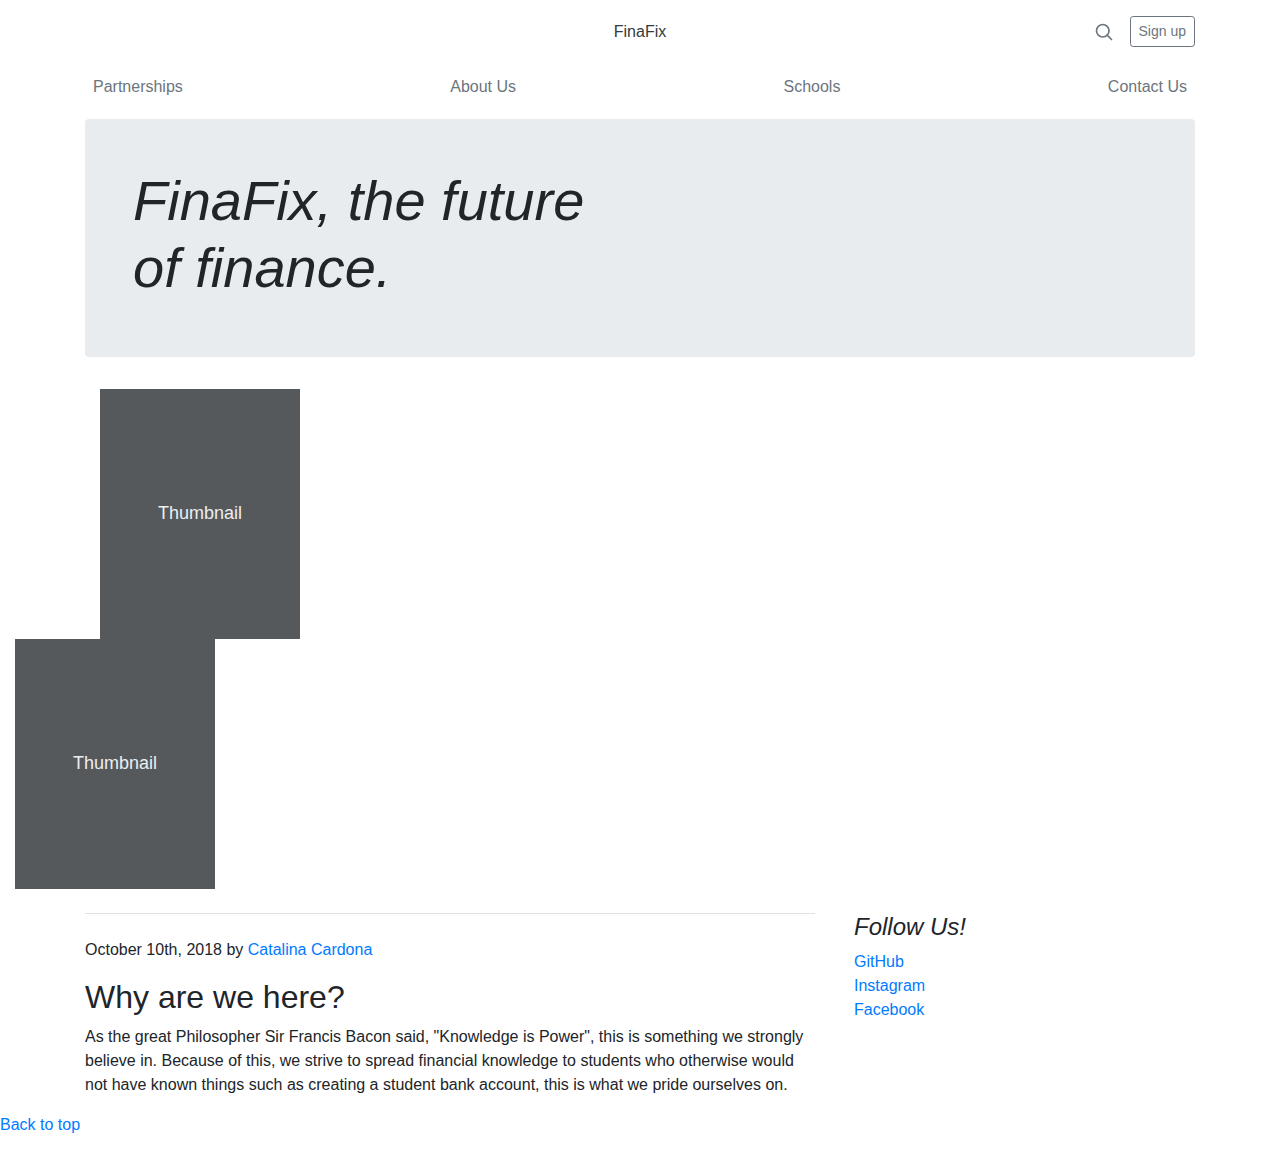
<file: index.html>
<!doctype html>
<html lang="en">
  <head>
    <meta charset="utf-8">
    <meta name="viewport" content="width=device-width, initial-scale=1, shrink-to-fit=no">
    <meta name="description" content="">
    <meta name="author" content="Mark Otto, Jacob Thornton, and Bootstrap contributors">
    <meta name="generator" content="Jekyll v3.8.5">
    <title>FinaFix</title>

    <link rel="canonical" href="https://getbootstrap.com/docs/4.3/examples/blog/">

    <!-- Bootstrap core CSS -->
<link rel="stylesheet" href="https://stackpath.bootstrapcdn.com/bootstrap/4.3.1/css/bootstrap.min.css" integrity="sha384-ggOyR0iXCbMQv3Xipma34MD+dH/1fQ784/j6cY/iJTQUOhcWr7x9JvoRxT2MZw1T" crossorigin="anonymous">

    <style>
      .bd-placeholder-img {
        font-size: 1.125rem;
        text-anchor: middle;
        -webkit-user-select: none;
        -moz-user-select: none;
        -ms-user-select: none;
        user-select: none;
      }

      @media (min-width: 768px) {
        .bd-placeholder-img-lg {
          font-size: 3.5rem;
        }
      }
    </style>
    <!-- Custom styles for this template -->
    <link href="https://fonts.googleapis.com/css?family=Playfair+Display:700,900" rel="stylesheet">
    <!-- Custom styles for this template -->
    <link href="./css/style.css" rel="stylesheet">
  </head>
  <body>
    <div class="container">
  <header class="blog-header py-3">
    <div class="row flex-nowrap justify-content-between align-items-center">
      <div class="col-4 pt-1">
      </div>
      <div class="col-4 text-center">
        <a class="blog-header-logo text-dark" href="#">FinaFix</a>
      </div>
      <div class="col-4 d-flex justify-content-end align-items-center">
        <a class="text-muted" href="#">
          <svg xmlns="http://www.w3.org/2000/svg" width="20" height="20" fill="none" stroke="currentColor" stroke-linecap="round" stroke-linejoin="round" stroke-width="2" class="mx-3" role="img" viewBox="0 0 24 24" focusable="false"><title>Search</title><circle cx="10.5" cy="10.5" r="7.5"/><path d="M21 21l-5.2-5.2"/></svg>
        </a>
        <a class="btn btn-sm btn-outline-secondary" href="#">Sign up</a>
      </div>
    </div>
  </header>

  <div class="nav-scroller py-1 mb-2">
    <nav class="nav d-flex justify-content-between">
      <a class="p-2 text-muted" href="#">Partnerships</a>
      <a class="p-2 text-muted" href="./about.html">About Us</a>
      <a class="p-2 text-muted" href="#">Schools</a>
      <a class="p-2 text-muted" href="#">Contact Us</a>
    </nav>
  </div>

  <div class="jumbotron p-4 p-md-5 text-green rounded bg-grey">
    <div class="col-md-6 px-0">
      <h1 class="display-4 font-italic">FinaFix, the future of finance.</h1>
    </div>
  </div>
        <div class="col-auto d-none d-lg-block">
          <svg class="bd-placeholder-img" width="200" height="250" xmlns="http://www.w3.org/2000/svg" preserveAspectRatio="xMidYMid slice" focusable="false" role="img" aria-label="Placeholder: Thumbnail"><title>Placeholder</title><rect width="100%" height="100%" fill="#55595c"/><text x="50%" y="50%" fill="#eceeef" dy=".3em">Thumbnail</text></svg>
        </div>
      </div>
    </div>
        <div class="col-auto d-none d-lg-block">
          <svg class="bd-placeholder-img" width="200" height="250" xmlns="http://www.w3.org/2000/svg" preserveAspectRatio="xMidYMid slice" focusable="false" role="img" aria-label="Placeholder: Thumbnail"><title>Placeholder</title><rect width="100%" height="100%" fill="#55595c"/><text x="50%" y="50%" fill="#eceeef" dy=".3em">Thumbnail</text></svg>
        </div>
      </div>
    </div>
  </div>
</div>

<main role="main" class="container">
  <div class="row">
    <div class="col-md-8 blog-main">
      <h3 class="pb-4 mb-4 font-italic border-bottom">
      </h3>

      <div class="blog-post">
        <h2 class="blog-post-title"></h2>
        <p class="blog-post-meta">October 10th, 2018 by <a href="#">Catalina Cardona</a></p>

        <h2>Why are we here?</h2>
        <p>As the great Philosopher Sir Francis Bacon said, "Knowledge is Power", this is something we strongly believe in. Because of this, we strive to spread financial knowledge to students who otherwise would not have known things such as creating a student bank account, this is what we pride ourselves on.</p>
        </div><!-- /.blog-post -->


    </div><!-- /.blog-main -->

      <div class="p-4">
        <h4 class="font-italic">Follow Us!</h4>
        <ol class="list-unstyled">
          <li><a href="#">GitHub</a></li>
          <li><a href="https://www.instagram.com/finafix/">Instagram</a></li>
          <li><a href="#">Facebook</a></li>
        </ol>
      </div>
    </aside><!-- /.blog-sidebar -->

  </div><!-- /.row -->

</main><!-- /.container -->

<footer class="blog-footer">
  <p>
    <a href="#">Back to top</a>
  </p>
</footer>
</body>
</html>
</file>
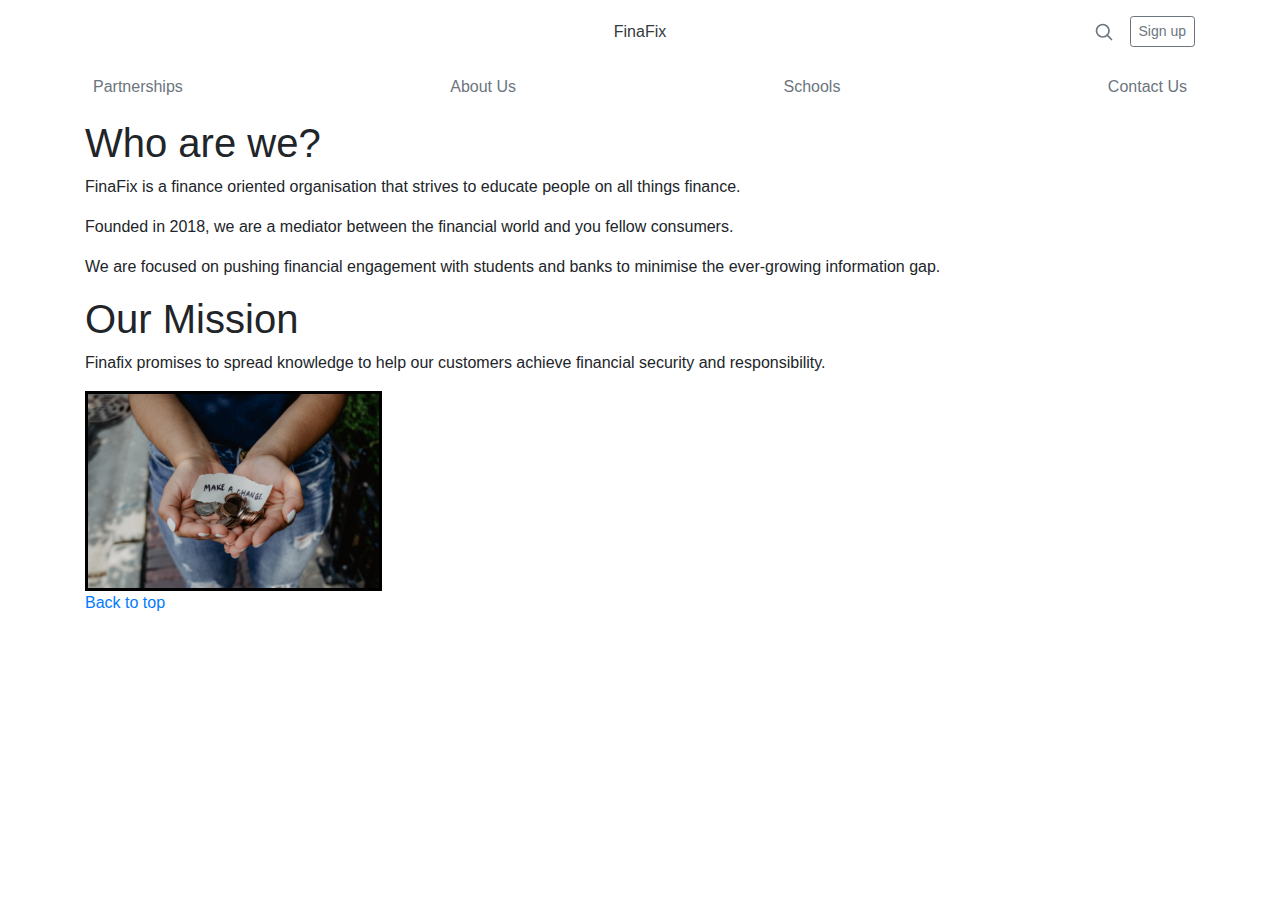
<file: about.html>
<!doctype html>
<html lang="en">
  <head>
    <meta charset="utf-8">
    <meta name="viewport" content="width=device-width, initial-scale=1, shrink-to-fit=no">
    <meta name="description" content="">
    <meta name="author" content="Mark Otto, Jacob Thornton, and Bootstrap contributors">
    <meta name="generator" content="Jekyll v3.8.5">
    <title>About Us</title>

    <link rel="canonical" href="https://getbootstrap.com/docs/4.3/examples/blog/">

    <!-- Bootstrap core CSS -->
<link rel="stylesheet" href="https://stackpath.bootstrapcdn.com/bootstrap/4.3.1/css/bootstrap.min.css" integrity="sha384-ggOyR0iXCbMQv3Xipma34MD+dH/1fQ784/j6cY/iJTQUOhcWr7x9JvoRxT2MZw1T" crossorigin="anonymous">

    <style>
      .bd-placeholder-img {
        font-size: 1.125rem;
        text-anchor: middle;
        -webkit-user-select: none;
        -moz-user-select: none;
        -ms-user-select: none;
        user-select: none;
      }

      @media (min-width: 768px) {
        .bd-placeholder-img-lg {
          font-size: 3.5rem;
        }
      }
    </style>
    <!-- Custom styles for this template -->
    <link href="https://fonts.googleapis.com/css?family=Playfair+Display:700,900" rel="stylesheet">
    <!-- Custom styles for this template -->
    <link href="./css/style.css" rel="stylesheet">
  </head>
  <body>
    <div class="container">
  <header class="blog-header py-3">
    <div class="row flex-nowrap justify-content-between align-items-center">
      <div class="col-4 pt-1">
      </div>
      <div class="col-4 text-center">
        <a class="blog-header-logo text-dark" href="#">FinaFix</a>
      </div>
      <div class="col-4 d-flex justify-content-end align-items-center">
        <a class="text-muted" href="#">
          <svg xmlns="http://www.w3.org/2000/svg" width="20" height="20" fill="none" stroke="currentColor" stroke-linecap="round" stroke-linejoin="round" stroke-width="2" class="mx-3" role="img" viewBox="0 0 24 24" focusable="false"><title>Search</title><circle cx="10.5" cy="10.5" r="7.5"/><path d="M21 21l-5.2-5.2"/></svg>
        </a>
        <a class="btn btn-sm btn-outline-secondary" href="#">Sign up</a>
      </div>
    </div>
  </header>

  <div class="nav-scroller py-1 mb-2">
    <nav class="nav d-flex justify-content-between">
      <a class="p-2 text-muted" href="#">Partnerships</a>
      <a class="p-2 text-muted" href="./blog.html">About Us</a>
      <a class="p-2 text-muted" href="#">Schools</a>
      <a class="p-2 text-muted" href="#">Contact Us</a>
    </nav>
  </div>
<h1>Who are we?</h1>
<p> FinaFix is a finance oriented organisation that strives to educate people on all things finance.</p>

<p> Founded in 2018, we are a mediator between the financial world and you fellow consumers. </p>

<p> We are focused on pushing financial engagement with students and banks to minimise the ever-growing information gap.</p>

<h1> Our Mission </h1>

<p> Finafix promises to spread knowledge to help our customers achieve financial security and responsibility.</p>
<footer class="blog-footer">
<img class="test-image"src="./images/money.jpg"</img>
<p>
    <a href="#">Back to top</a>
  </p>
</footer>
</body>
</html>
</file>
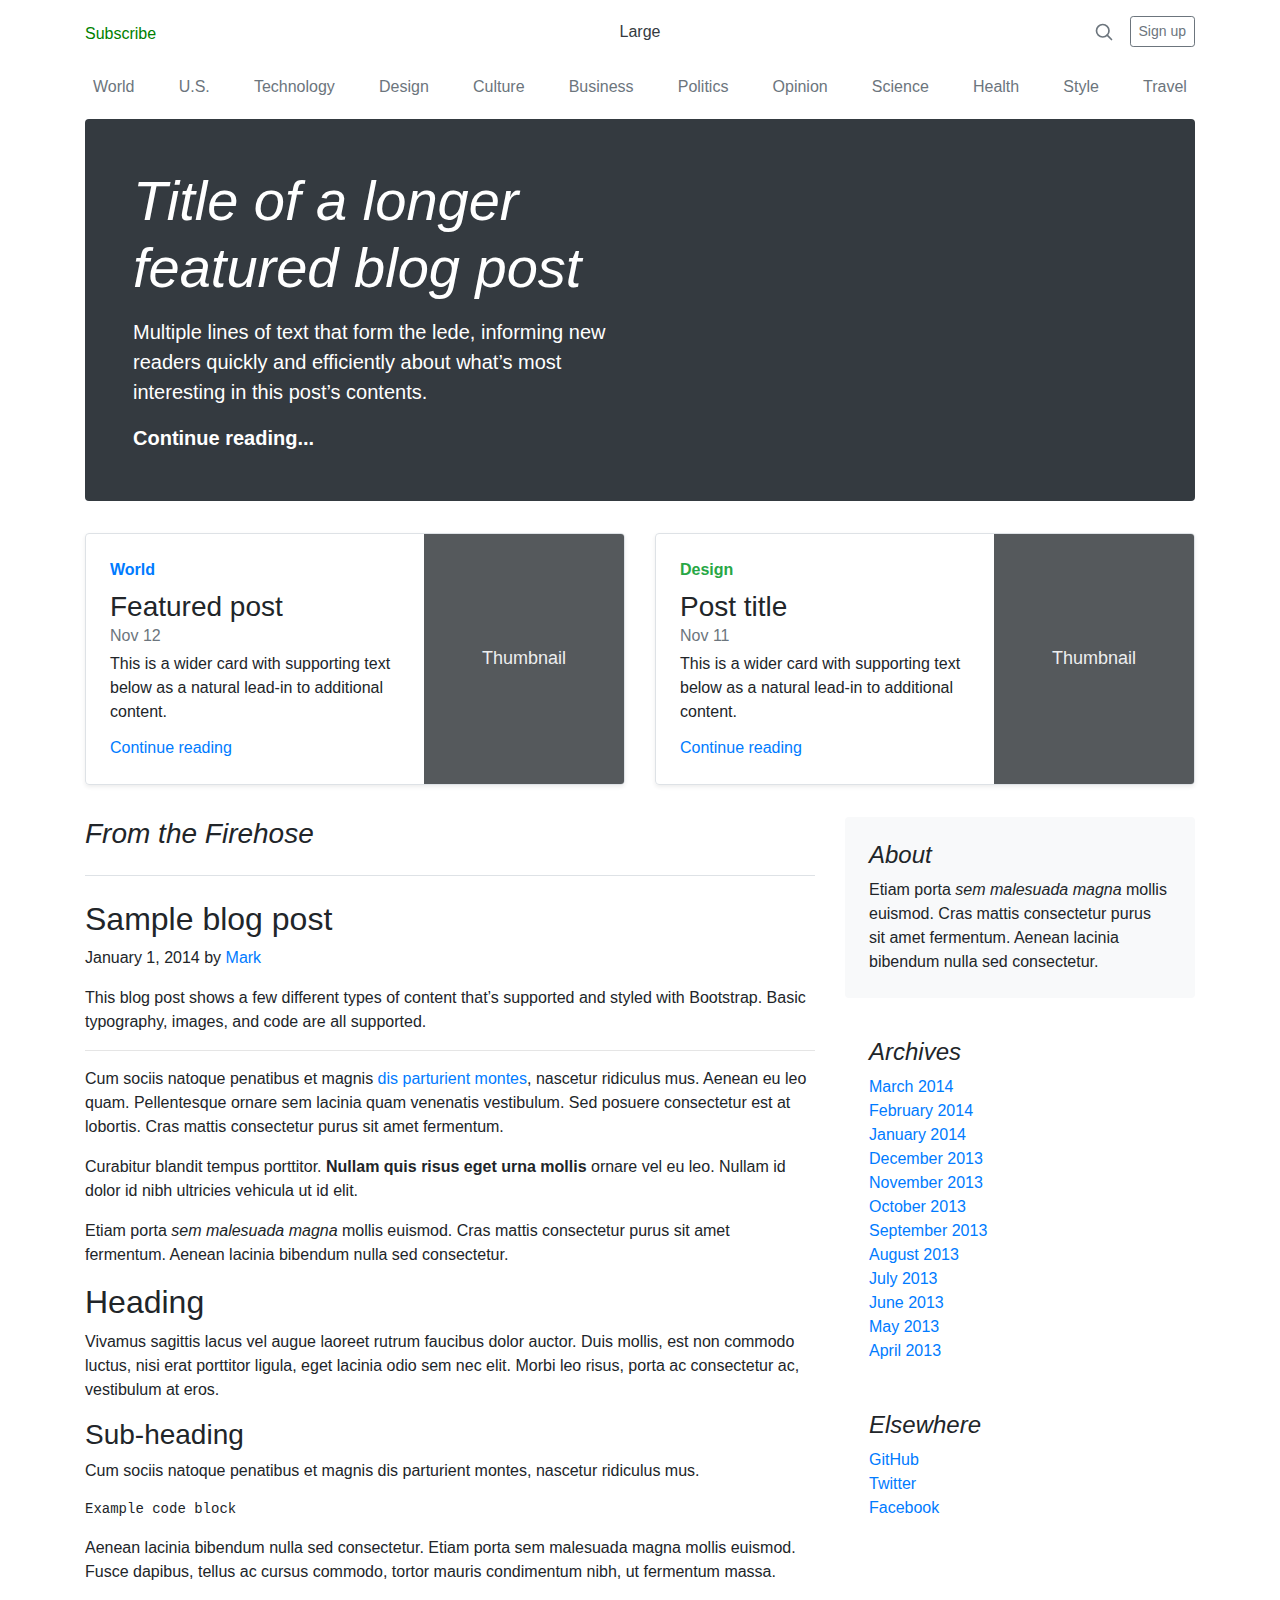
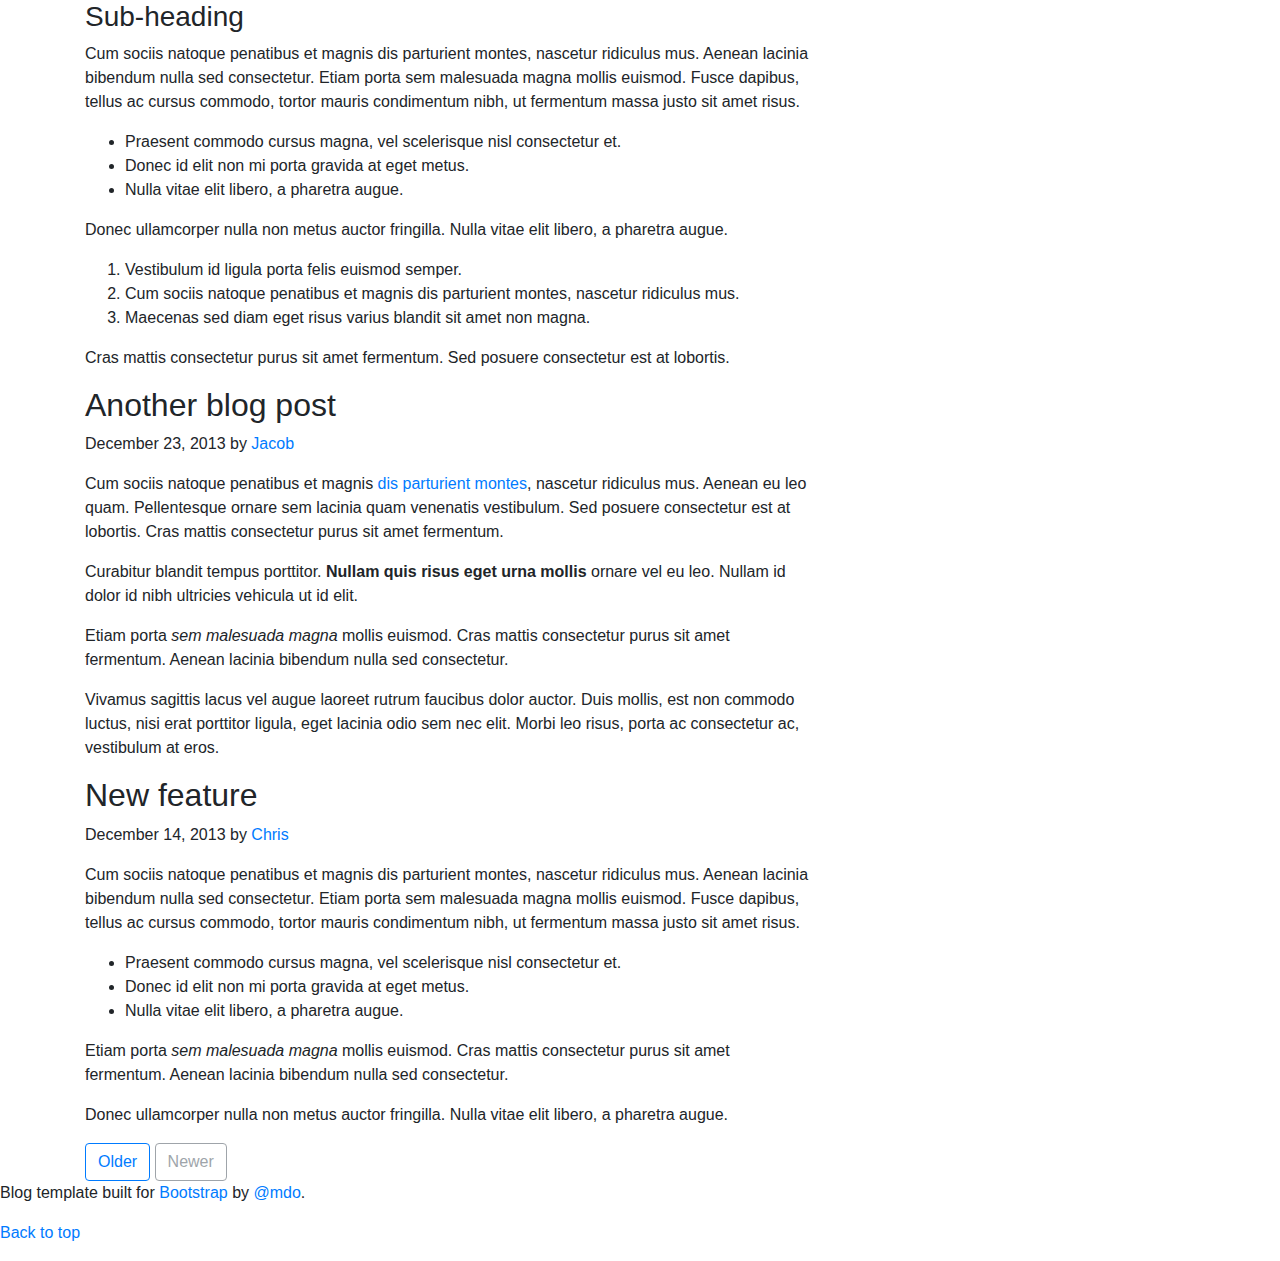
<file: blog.html>
<!doctype html>
<html lang="en">
  <head>
    <meta charset="utf-8">
    <meta name="viewport" content="width=device-width, initial-scale=1, shrink-to-fit=no">
    <meta name="description" content="">
    <meta name="author" content="Mark Otto, Jacob Thornton, and Bootstrap contributors">
    <meta name="generator" content="Jekyll v3.8.5">
    <title>Blog Template · Bootstrap</title>

    <link rel="canonical" href="https://getbootstrap.com/docs/4.3/examples/blog/">

    <!-- Bootstrap core CSS -->
<link rel="stylesheet" href="https://stackpath.bootstrapcdn.com/bootstrap/4.3.1/css/bootstrap.min.css" integrity="sha384-ggOyR0iXCbMQv3Xipma34MD+dH/1fQ784/j6cY/iJTQUOhcWr7x9JvoRxT2MZw1T" crossorigin="anonymous">

    <style>
      .bd-placeholder-img {
        font-size: 1.125rem;
        text-anchor: middle;
        -webkit-user-select: none;
        -moz-user-select: none;
        -ms-user-select: none;
        user-select: none;
      }

      @media (min-width: 768px) {
        .bd-placeholder-img-lg {
          font-size: 3.5rem;
        }
      }
    </style>
    <!-- Custom styles for this template -->
    <link href="https://fonts.googleapis.com/css?family=Playfair+Display:700,900" rel="stylesheet">
    <!-- Custom styles for this template -->
    <link href="./css/style.css" rel="stylesheet">
  </head>
  <body>
    <div class="container">
  <header class="blog-header py-3">
    <div class="row flex-nowrap justify-content-between align-items-center">
      <div class="col-4 pt-1">
        <a class="important" href="#">Subscribe</a>
      </div>
      <div class="col-4 text-center">
        <a class="blog-header-logo text-dark" href="#">Large</a>
      </div>
      <div class="col-4 d-flex justify-content-end align-items-center">
        <a class="text-muted" href="#">
          <svg xmlns="http://www.w3.org/2000/svg" width="20" height="20" fill="none" stroke="currentColor" stroke-linecap="round" stroke-linejoin="round" stroke-width="2" class="mx-3" role="img" viewBox="0 0 24 24" focusable="false"><title>Search</title><circle cx="10.5" cy="10.5" r="7.5"/><path d="M21 21l-5.2-5.2"/></svg>
        </a>
        <a class="btn btn-sm btn-outline-secondary" href="#">Sign up</a>
      </div>
    </div>
  </header>

  <div class="nav-scroller py-1 mb-2">
    <nav class="nav d-flex justify-content-between">
      <a class="p-2 text-muted" href="#">World</a>
      <a class="p-2 text-muted" href="./about.html">U.S.</a>
      <a class="p-2 text-muted" href="#">Technology</a>
      <a class="p-2 text-muted" href="#">Design</a>
      <a class="p-2 text-muted" href="#">Culture</a>
      <a class="p-2 text-muted" href="#">Business</a>
      <a class="p-2 text-muted" href="#">Politics</a>
      <a class="p-2 text-muted" href="#">Opinion</a>
      <a class="p-2 text-muted" href="#">Science</a>
      <a class="p-2 text-muted" href="#">Health</a>
      <a class="p-2 text-muted" href="#">Style</a>
      <a class="p-2 text-muted" href="#">Travel</a>
    </nav>
  </div>

  <div class="jumbotron p-4 p-md-5 text-white rounded bg-dark">
    <div class="col-md-6 px-0">
      <h1 class="display-4 font-italic">Title of a longer featured blog post</h1>
      <p class="lead my-3">Multiple lines of text that form the lede, informing new readers quickly and efficiently about what’s most interesting in this post’s contents.</p>
      <p class="lead mb-0"><a href="#" class="text-white font-weight-bold">Continue reading...</a></p>
    </div>
  </div>

  <div class="row mb-2">
    <div class="col-md-6">
      <div class="row no-gutters border rounded overflow-hidden flex-md-row mb-4 shadow-sm h-md-250 position-relative">
        <div class="col p-4 d-flex flex-column position-static">
          <strong class="d-inline-block mb-2 text-primary">World</strong>
          <h3 class="mb-0">Featured post</h3>
          <div class="mb-1 text-muted">Nov 12</div>
          <p class="card-text mb-auto">This is a wider card with supporting text below as a natural lead-in to additional content.</p>
          <a href="#" class="stretched-link">Continue reading</a>
        </div>
        <div class="col-auto d-none d-lg-block">
          <svg class="bd-placeholder-img" width="200" height="250" xmlns="http://www.w3.org/2000/svg" preserveAspectRatio="xMidYMid slice" focusable="false" role="img" aria-label="Placeholder: Thumbnail"><title>Placeholder</title><rect width="100%" height="100%" fill="#55595c"/><text x="50%" y="50%" fill="#eceeef" dy=".3em">Thumbnail</text></svg>
        </div>
      </div>
    </div>
    <div class="col-md-6">
      <div class="row no-gutters border rounded overflow-hidden flex-md-row mb-4 shadow-sm h-md-250 position-relative">
        <div class="col p-4 d-flex flex-column position-static">
          <strong class="d-inline-block mb-2 text-success">Design</strong>
          <h3 class="mb-0">Post title</h3>
          <div class="mb-1 text-muted">Nov 11</div>
          <p class="mb-auto">This is a wider card with supporting text below as a natural lead-in to additional content.</p>
          <a href="#" class="stretched-link">Continue reading</a>
        </div>
        <div class="col-auto d-none d-lg-block">
          <svg class="bd-placeholder-img" width="200" height="250" xmlns="http://www.w3.org/2000/svg" preserveAspectRatio="xMidYMid slice" focusable="false" role="img" aria-label="Placeholder: Thumbnail"><title>Placeholder</title><rect width="100%" height="100%" fill="#55595c"/><text x="50%" y="50%" fill="#eceeef" dy=".3em">Thumbnail</text></svg>
        </div>
      </div>
    </div>
  </div>
</div>

<main role="main" class="container">
  <div class="row">
    <div class="col-md-8 blog-main">
      <h3 class="pb-4 mb-4 font-italic border-bottom">
        From the Firehose
      </h3>

      <div class="blog-post">
        <h2 class="blog-post-title">Sample blog post</h2>
        <p class="blog-post-meta">January 1, 2014 by <a href="#">Mark</a></p>

        <p>This blog post shows a few different types of content that’s supported and styled with Bootstrap. Basic typography, images, and code are all supported.</p>
        <hr>
        <p>Cum sociis natoque penatibus et magnis <a href="#">dis parturient montes</a>, nascetur ridiculus mus. Aenean eu leo quam. Pellentesque ornare sem lacinia quam venenatis vestibulum. Sed posuere consectetur est at lobortis. Cras mattis consectetur purus sit amet fermentum.</p>
        <blockquote>
          <p>Curabitur blandit tempus porttitor. <strong>Nullam quis risus eget urna mollis</strong> ornare vel eu leo. Nullam id dolor id nibh ultricies vehicula ut id elit.</p>
        </blockquote>
        <p>Etiam porta <em>sem malesuada magna</em> mollis euismod. Cras mattis consectetur purus sit amet fermentum. Aenean lacinia bibendum nulla sed consectetur.</p>
        <h2>Heading</h2>
        <p>Vivamus sagittis lacus vel augue laoreet rutrum faucibus dolor auctor. Duis mollis, est non commodo luctus, nisi erat porttitor ligula, eget lacinia odio sem nec elit. Morbi leo risus, porta ac consectetur ac, vestibulum at eros.</p>
        <h3>Sub-heading</h3>
        <p>Cum sociis natoque penatibus et magnis dis parturient montes, nascetur ridiculus mus.</p>
        <pre><code>Example code block</code></pre>
        <p>Aenean lacinia bibendum nulla sed consectetur. Etiam porta sem malesuada magna mollis euismod. Fusce dapibus, tellus ac cursus commodo, tortor mauris condimentum nibh, ut fermentum massa.</p>
        <h3>Sub-heading</h3>
        <p>Cum sociis natoque penatibus et magnis dis parturient montes, nascetur ridiculus mus. Aenean lacinia bibendum nulla sed consectetur. Etiam porta sem malesuada magna mollis euismod. Fusce dapibus, tellus ac cursus commodo, tortor mauris condimentum nibh, ut fermentum massa justo sit amet risus.</p>
        <ul>
          <li>Praesent commodo cursus magna, vel scelerisque nisl consectetur et.</li>
          <li>Donec id elit non mi porta gravida at eget metus.</li>
          <li>Nulla vitae elit libero, a pharetra augue.</li>
        </ul>
        <p>Donec ullamcorper nulla non metus auctor fringilla. Nulla vitae elit libero, a pharetra augue.</p>
        <ol>
          <li>Vestibulum id ligula porta felis euismod semper.</li>
          <li>Cum sociis natoque penatibus et magnis dis parturient montes, nascetur ridiculus mus.</li>
          <li>Maecenas sed diam eget risus varius blandit sit amet non magna.</li>
        </ol>
        <p>Cras mattis consectetur purus sit amet fermentum. Sed posuere consectetur est at lobortis.</p>
      </div><!-- /.blog-post -->

      <div class="blog-post">
        <h2 class="blog-post-title">Another blog post</h2>
        <p class="blog-post-meta">December 23, 2013 by <a href="#">Jacob</a></p>

        <p>Cum sociis natoque penatibus et magnis <a href="#">dis parturient montes</a>, nascetur ridiculus mus. Aenean eu leo quam. Pellentesque ornare sem lacinia quam venenatis vestibulum. Sed posuere consectetur est at lobortis. Cras mattis consectetur purus sit amet fermentum.</p>
        <blockquote>
          <p>Curabitur blandit tempus porttitor. <strong>Nullam quis risus eget urna mollis</strong> ornare vel eu leo. Nullam id dolor id nibh ultricies vehicula ut id elit.</p>
        </blockquote>
        <p>Etiam porta <em>sem malesuada magna</em> mollis euismod. Cras mattis consectetur purus sit amet fermentum. Aenean lacinia bibendum nulla sed consectetur.</p>
        <p>Vivamus sagittis lacus vel augue laoreet rutrum faucibus dolor auctor. Duis mollis, est non commodo luctus, nisi erat porttitor ligula, eget lacinia odio sem nec elit. Morbi leo risus, porta ac consectetur ac, vestibulum at eros.</p>
      </div><!-- /.blog-post -->

      <div class="blog-post">
        <h2 class="blog-post-title">New feature</h2>
        <p class="blog-post-meta">December 14, 2013 by <a href="#">Chris</a></p>

        <p>Cum sociis natoque penatibus et magnis dis parturient montes, nascetur ridiculus mus. Aenean lacinia bibendum nulla sed consectetur. Etiam porta sem malesuada magna mollis euismod. Fusce dapibus, tellus ac cursus commodo, tortor mauris condimentum nibh, ut fermentum massa justo sit amet risus.</p>
        <ul>
          <li>Praesent commodo cursus magna, vel scelerisque nisl consectetur et.</li>
          <li>Donec id elit non mi porta gravida at eget metus.</li>
          <li>Nulla vitae elit libero, a pharetra augue.</li>
        </ul>
        <p>Etiam porta <em>sem malesuada magna</em> mollis euismod. Cras mattis consectetur purus sit amet fermentum. Aenean lacinia bibendum nulla sed consectetur.</p>
        <p>Donec ullamcorper nulla non metus auctor fringilla. Nulla vitae elit libero, a pharetra augue.</p>
      </div><!-- /.blog-post -->

      <nav class="blog-pagination">
        <a class="btn btn-outline-primary" href="#">Older</a>
        <a class="btn btn-outline-secondary disabled" href="#" tabindex="-1" aria-disabled="true">Newer</a>
      </nav>

    </div><!-- /.blog-main -->

    <aside class="col-md-4 blog-sidebar">
      <div class="p-4 mb-3 bg-light rounded">
        <h4 class="font-italic">About</h4>
        <p class="mb-0">Etiam porta <em>sem malesuada magna</em> mollis euismod. Cras mattis consectetur purus sit amet fermentum. Aenean lacinia bibendum nulla sed consectetur.</p>
      </div>

      <div class="p-4">
        <h4 class="font-italic">Archives</h4>
        <ol class="list-unstyled mb-0">
          <li><a href="#">March 2014</a></li>
          <li><a href="#">February 2014</a></li>
          <li><a href="#">January 2014</a></li>
          <li><a href="#">December 2013</a></li>
          <li><a href="#">November 2013</a></li>
          <li><a href="#">October 2013</a></li>
          <li><a href="#">September 2013</a></li>
          <li><a href="#">August 2013</a></li>
          <li><a href="#">July 2013</a></li>
          <li><a href="#">June 2013</a></li>
          <li><a href="#">May 2013</a></li>
          <li><a href="#">April 2013</a></li>
        </ol>
      </div>

      <div class="p-4">
        <h4 class="font-italic">Elsewhere</h4>
        <ol class="list-unstyled">
          <li><a href="#">GitHub</a></li>
          <li><a href="#">Twitter</a></li>
          <li><a href="#">Facebook</a></li>
        </ol>
      </div>
    </aside><!-- /.blog-sidebar -->

  </div><!-- /.row -->

</main><!-- /.container -->

<footer class="blog-footer">
  <p>Blog template built for <a href="https://getbootstrap.com/">Bootstrap</a> by <a href="https://twitter.com/mdo">@mdo</a>.</p>
  <p>
    <a href="#">Back to top</a>
  </p>
</footer>
</body>
</html>
</file>
<file: css/style.css>
.important {
  color: green;
}

.test-image {

    height:200px;
    border:3px solid black;
    align: middle;

}
</file>
